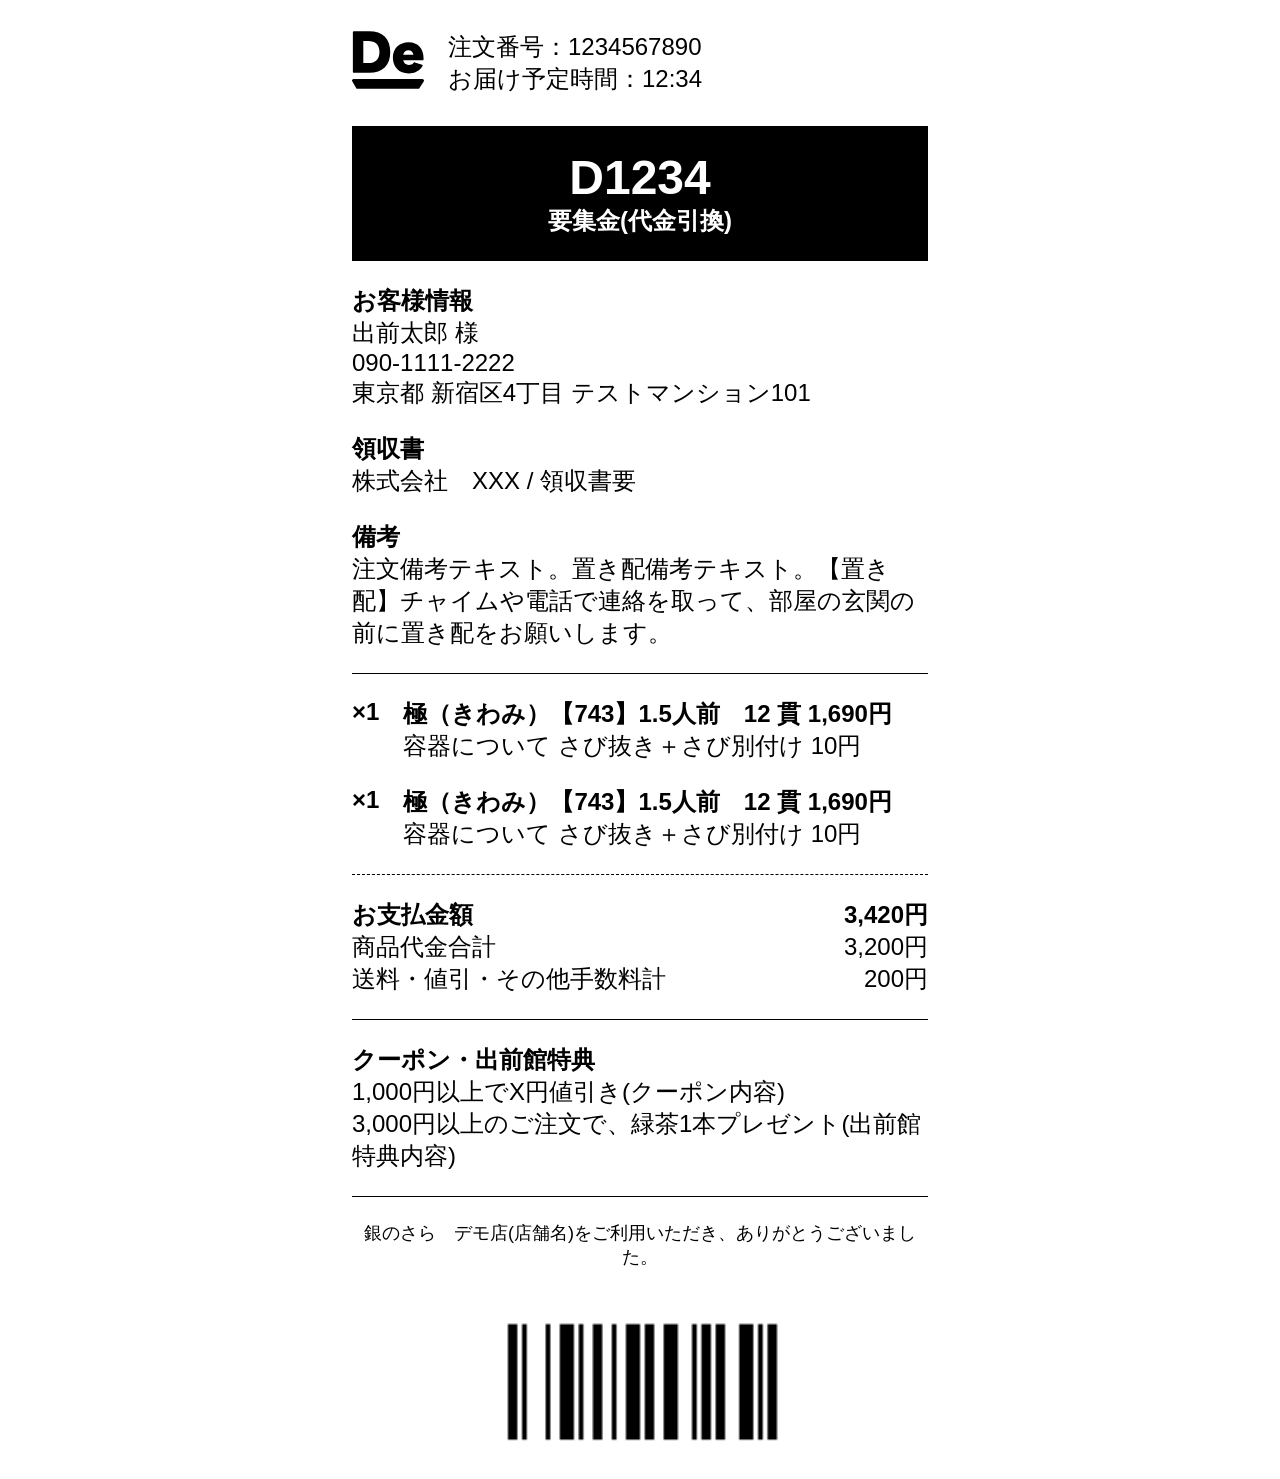
<file: start_html_test_003.html>
<!DOCTYPE html>
<html>
  <head>
    <style>
      html, body, div, span, applet, object, iframe, h1, h2, h3, h4, h5, h6, p, blockquote, pre, a, abbr, acronym, address, big, cite, code, del, dfn, em, img, ins, kbd, q, s, samp, small, strike, strong, sub, sup, tt, var, b, u, i, center, dl, dt, dd, ol, ul, li, fieldset, form, label, legend, table, caption, tbody, tfoot, thead, tr, th, td, article, aside, canvas, details, embed, figure, figcaption, footer, header, hgroup, menu, nav, output, ruby, section, summary, time, mark, audio, video { margin: 0; padding: 0; border: 0; font-size: 100%; font: inherit; vertical-align: baseline; box-sizing: border-box; }
      header, section {width: 100%; margin: 1rem 0;}
      :root { font-size: 24px; }
      body { font-family: "SF Pro JP","SF Pro Text","SF Pro Icons","Hiragino Kaku Gothic Pro","ヒラギノ角ゴ Pro W3","メイリオ","Meiryo","ＭＳ Ｐゴシック","Helvetica Neue","Helvetica","Arial",sans-serif; margin: 1rem; }
      h1 { font-weight: bold; }

      .wide { width: 576px; margin: 0 auto; }
      .normal { width: 384px; margin: 0 auto; font-size: .9rem;}

      .header { display: flex; align-items: center; }
      .header h1 svg { width: 3rem; height: 3rem; margin-right: 1rem; }

      .orderNumber { background: #000; color: #fff; padding: 1rem; text-align: center; margin: 1rem 0; font-weight: bold; }
      .orderNumber h1 {font-size: 2rem;}

      .orderList { border-top: 1px solid; border-bottom: 1px dashed; }
      .orderList div { display: flex; margin: 1rem 0;}
      .orderList div>h1 { margin-right: 1rem; }
      .orderListPrice { border-bottom: 1px solid; padding-bottom: 1rem; }
      .orderListPrice div {  display: flex; }
      .orderListPrice div:first-child { font-weight: bold; }
      .orderListPrice div p { flex-grow: 1; }
      .orderListPrice div p:last-child {text-align: right;}

      .thanks { font-size: .75rem; text-align: center; border-top: 1px solid; padding: 1rem 0; }

      .barcode { text-align: center; }
      .barcode img { margin: 0 auto; width: 50%; height: auto; }

    </style>

  </head>
  <body class="wide">
    <header class="header">
      <h1>
        <svg width="44" height="44" viewBox="0 0 44 44" fill="none" xmlns="http://www.w3.org/2000/svg">
          <path d="M1.09064 29.8411H10.4796C18.6907 29.8411 23.3679 25.3005 23.3679 17.1205C23.3679 8.87125 18.6907 4.39999 10.4796 4.39999H1.09064C0.744185 4.39999 0.53631 4.60796 0.53631 4.95457V29.2865C0.53631 29.6331 0.744185 29.8411 1.09064 29.8411ZM9.85602 10.3617C14.36 10.3617 16.7852 12.58 16.7852 17.1205C16.7852 21.6611 14.36 23.8794 9.85602 23.8794H6.91113V10.3617H9.85602Z" fill="#000"/>
          <path d="M34.6066 30.1877C38.1059 30.1877 41.4319 28.8359 43.1295 25.6818C43.3027 25.3352 43.1641 25.0926 42.8523 24.9539L38.4177 23.4635C38.1405 23.3942 37.898 23.4635 37.6901 23.7061C37.0318 24.6073 35.9925 25.0232 34.6413 25.0232C32.909 25.0232 31.731 24.0181 31.2806 22.2157H43.1295C43.476 22.2157 43.6838 22.0424 43.7185 21.6958C44.0649 15.4222 40.7389 11.0895 34.6066 11.0895C28.7515 11.0895 24.9751 15.0062 24.9751 20.6213C24.9751 26.271 28.7515 30.1877 34.6066 30.1877ZM34.5373 15.9767C36.1657 15.9767 37.2397 16.9819 37.5862 18.8189H31.2806C31.6617 16.9472 32.8051 15.9767 34.5373 15.9767Z" fill="#000"/>
          <path d="M0.13898 35.061C-0.253442 34.3879 0.231806 33.5427 1.01062 33.5427H42.9893C43.7863 33.5427 44.2688 34.4238 43.8396 35.0958L40.9632 39.6H2.78559L0.13898 35.061Z" fill="#000"/>
        </svg>
      </h1>
      <h4><p>注文番号：1234567890</p><p>お届け予定時間：12:34</p></h4>
    </header>

    <section class="orderNumber">
      <h1>D1234</h1>
      <h2>要集金(代金引換)</h2>
    </section>

    <section class="customer">
      <h1>お客様情報</h1>
      <p>出前太郎 様</p>
      <p>090-1111-2222</p>
      <p>東京都 新宿区4丁目 テストマンション101</p>
    </section>

    <section class="receipt">
      <h1>領収書</h1>
      <p>株式会社　XXX / 領収書要</p>
    </section>

    <section class="note">
      <h1>備考</h1>
      <p>注文備考テキスト。置き配備考テキスト。【置き配】チャイムや電話で連絡を取って、部屋の玄関の前に置き配をお願いします。</p>
    </section>

    <section class="orderList">
      <div>
        <h1>×1</h1>
        <dl>
          <dt><h1>極（きわみ）【743】1.5人前　12 貫 1,690円</h1></dt>
          <dd>容器について さび抜き＋さび別付け 10円</dd>
      </div>
      <div>
        <h1>×1</h1>
        <dl>
          <dt><h1>極（きわみ）【743】1.5人前　12 貫 1,690円</h1></dt>
          <dd>容器について さび抜き＋さび別付け 10円</dd>
      </div>
    </section>

    <section class="orderListPrice">
      <div>
        <p>お支払金額</p>
        <p>3,420円</p>
      </div>
      <div>
        <p>商品代金合計</p>
        <p>3,200円</p>
      </div>
      <div>
        <p>送料・値引・その他手数料計</p>
        <p>200円</p>
      </div>
    </section>

    <section class="coupon">
      <h1>クーポン・出前館特典</h1>
      <p>1,000円以上でX円値引き(クーポン内容)</p>
      <p>3,000円以上のご注文で、緑茶1本プレゼント(出前館特典内容)</p>
    </section>

    <section class="thanks">
      銀のさら　デモ店(店舗名)をご利用いただき、ありがとうございました。
    </section>

    <section class="barcode">
      <img src="data:image/png;base64, [base64]/8QSen/iU+yE/+6J/5Evw9UU/z/OZv54Fj37jW49f+jt8GvnIx5svx96r/5a/9dqv7j0a9Ut5qcevrn/yfdHjS+2BoQdWyks9Po03X47ulc2r9fmH+6L3Rf//+/bN+PZNkU2+9filu3wa+cjHmy/H3qv/lr/12q/uPRr1S3mpx6+uf/Jd9C56F20ZpQWVenwab74c3SubV+vzD3fRu+hdtGWUcynzrMej8ebL0b2yebU+/3AXvYveRVtGOZcyz3o8Gm++HN0rm1fr8w930bvoXbRllHMp86zHo/Hmy9G9snm1Pv9wF72L3kVbRjmXMs96PBpvvhzdK5tX6/MPd9G76F20ZZRzKfOsx6Px5svRvbJ5tT7/cBe9i95FW0Y5lzLPejwab74c3SubV+vzD3fRu+hdtGWUcynzrMej8ebL0b2yebU+/3AXvYveRVtGOZcyz3o8Gm++HN0rm1fr8w930bvoXbRllHMp86zHo/Hmy9G9snm1Pv9wF/0ji/4DAAD//9F1rSQAAAHBSURBVO3VS2okQRAE0br/pSVy8VBgdJH7VgiEpX9yoKvaNc/Ph5/neX7mrwqPfuNbj1/6d/g08pGPN1+OvVf/LX/rtV/dezTql/JSj19d/+SP0qQiyqr55VuPX7rPp5GPfLz5cuy9+m/5W6/96t6jUb+Ul3r86von3xc9/np5YOiBlfJSj0/jzZeje2Xzan3+4b7ofdF//0/7Znz6psgm33r80l0+jXzk482XY+/Vf8vfeu1X9x6N+qW81ONX1z/5LnoXvYu2jNKCSj0+jTdfju6Vzav1+Ye76F30LtoyyrmUedbj0Xjz5ehe2bxan3+4i95F76Ito5xLmWc9Ho03X47ulc2r9fmHu+hd9C7aMsq5lHnW49F48+XoXtm8Wp9/uIveRe+iLaOcS5lnPR6NN1+O7pXNq/X5h7voXfQu2jLKuZR51uPRePPl6F7ZvFqff7iL3kXvoi2jnEuZZz0ejTdfju6Vzav1+Ye76F30LtoyyrmUedbj0Xjz5ehe2bxan3+4i95F76Ito5xLmWc9Ho03X47ulc2r9fmHu+j/vOj5TdjzdzyBj4v+jo+2n2I+gX3R82l88Xlf9Be/3PnRfgGeoAftP6K26wAAAABJRU5ErkJggg==" />
    </section>


  </body>
</html>
</file>
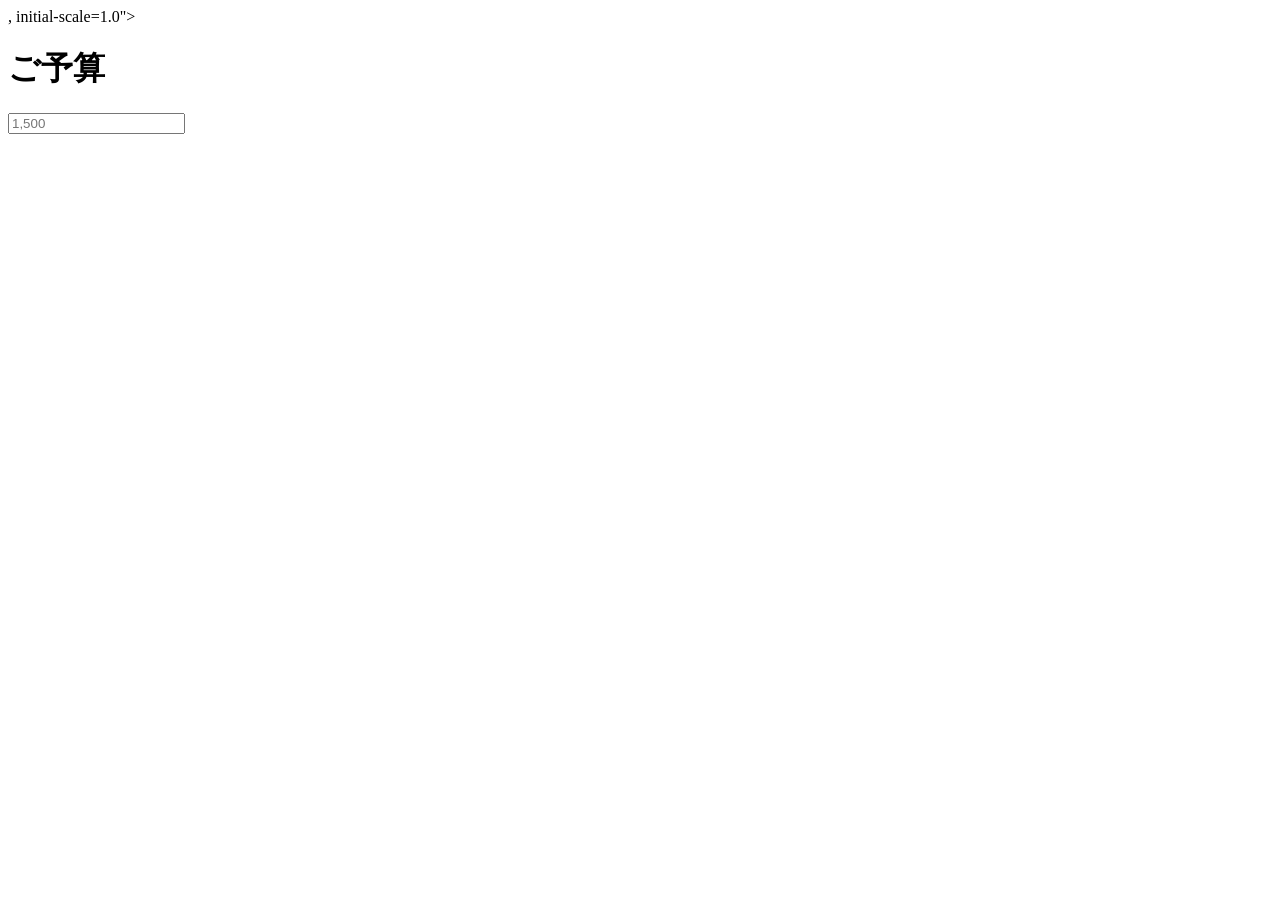
<file: test.html>
<!DOCTYPE html>
<html lang="en">
<head>
    <meta charset="UTF-8">
    <meta name="viewport" content="width=<h1>ご予算 </h1>
<input type="text" maxlength="10" onkeyup="inputNumberFormat(this);" placeholder="1,500" />, initial-scale=1.0">
    <title>Document</title>
</head>
<body>
    <h1>ご予算 </h1>
    <input type="number" pattern="[0-9]*" inputmode="numeric" maxlength="10" onkeyup="inputNumberFormat(this);" placeholder="1,500" /> 
    <script>
        function comma(str) {
                str = String(str);
                return str.replace(/(\d)(?=(?:\d{3})+(?!\d))/g, '$1,');
            }

            function uncomma(str) {
                str = String(str);
                return str.replace(/[^\d]+/g, '');
            } 
            
            function inputNumberFormat(obj) {
                obj.value = comma(uncomma(obj.value));
            }
            
            function inputOnlyNumberFormat(obj) {
                obj.value = onlynumber(uncomma(obj.value));
            }
            
            function onlynumber(str) {
                str = String(str);
                return str.replace(/(\d)(?=(?:\d{3})+(?!\d))/g,'$1');
            }
        var money = $('#money').text();
        var money2 = money.toString().replace(/\B(?=(\d{3})+(?!\d))/g, ",");
        $('#money').text(money2);
    </script>
</body>
</html>
</file>
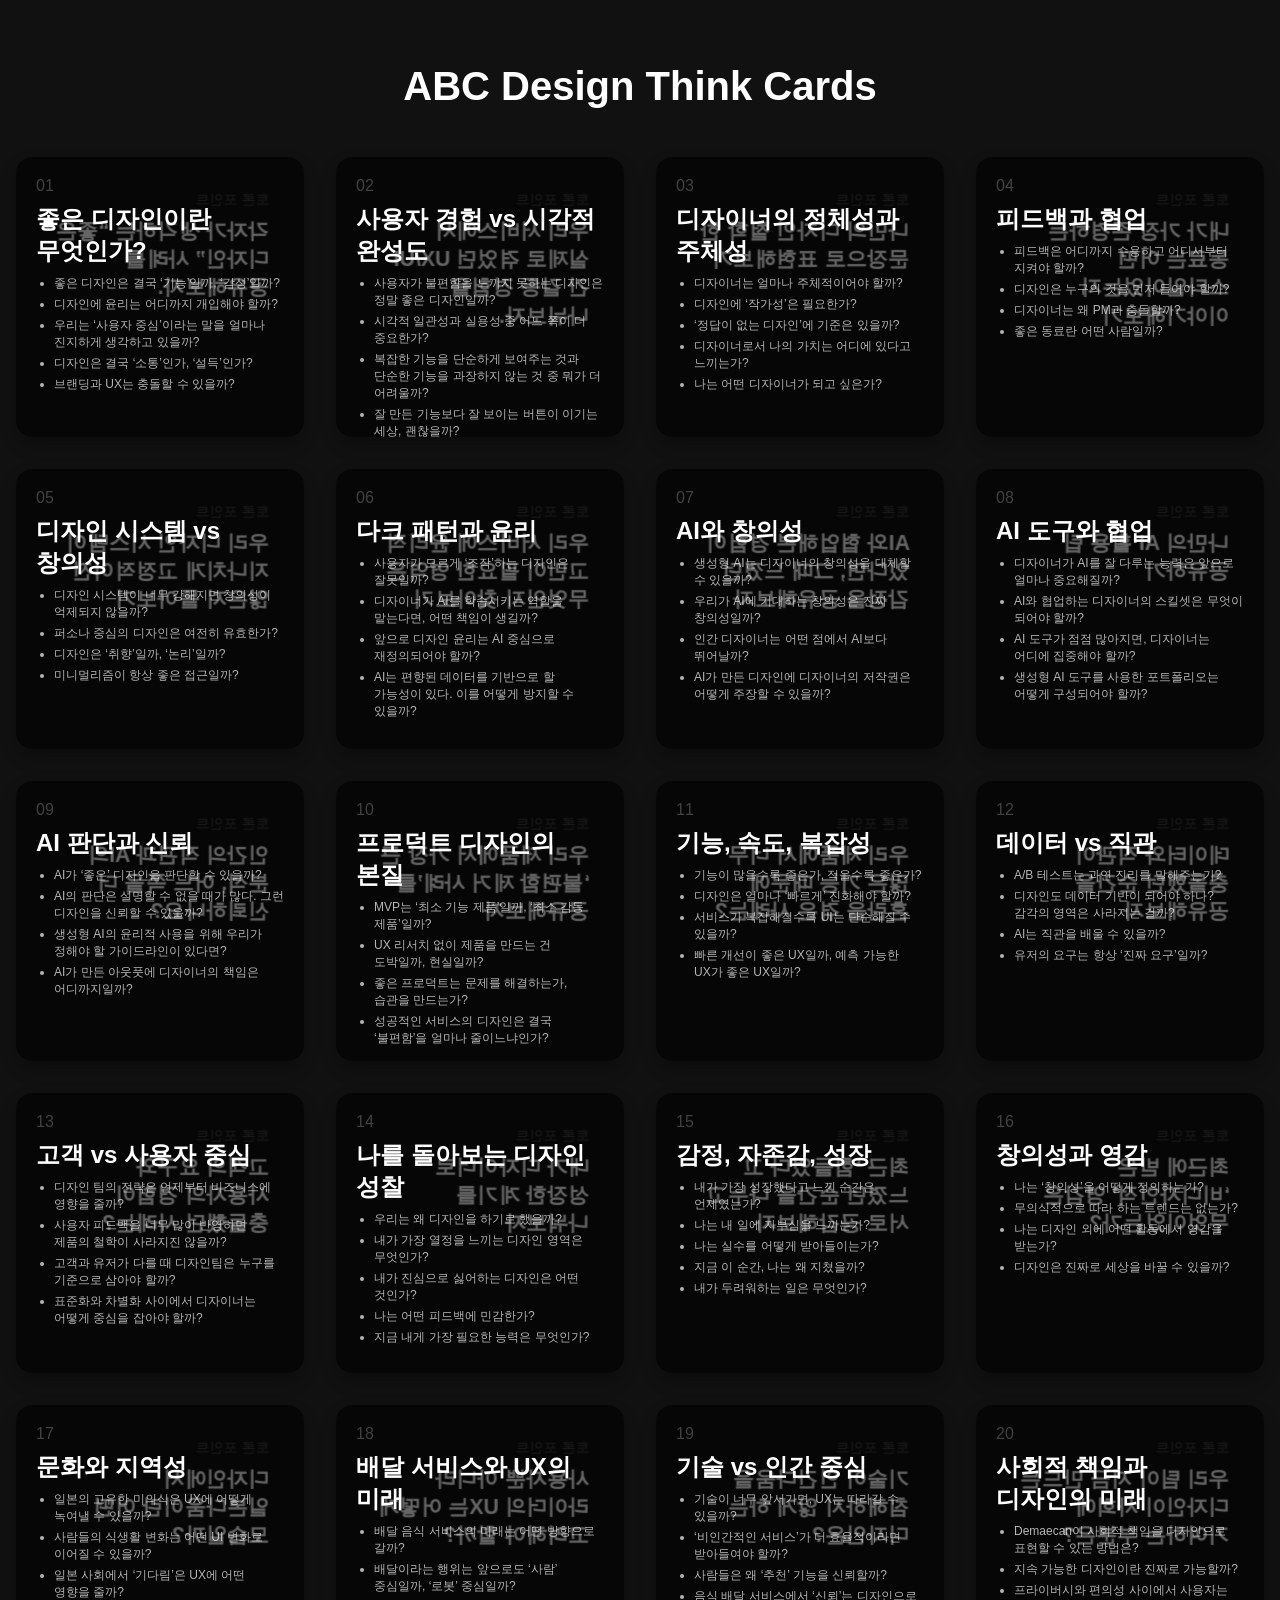
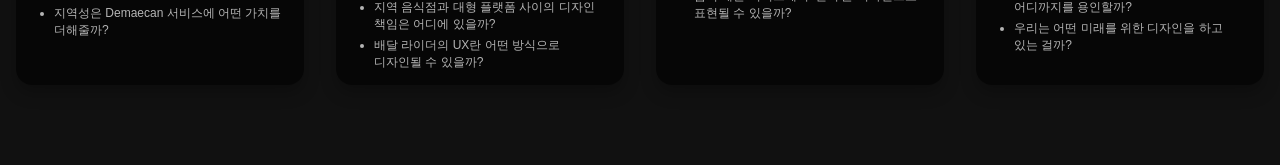
<file: thinkcards.html>
<!DOCTYPE html>
<html lang="ko">
<head>
    <meta charset="UTF-8">
    <title>ABC Design<br>Think Cards</title>
    <style>
        *{
            margin: 0;
            padding: 0;
            -webkit-box-sizing: border-box;
            box-sizing: border-box;
        }
        body {
            font-family: "SF Pro Text","SF Pro Icons","Helvetica Neue","Helvetica","Arial",sans-serif; 
            background-color: #111;
            word-break: keep-all;
        }
        h1{
            font-size: 2.5rem;
            font-weight: bold;
            color: #fff;
            text-align: center;
            margin: 2rem 0;
        }

        .wrapper{
            width: 100%;
            margin: 4rem auto;
            max-width: 80rem;
        }

        .cols{
            display: -webkit-box;
            display: -ms-flexbox;
            display: flex;
            -ms-flex-wrap: wrap;
                flex-wrap: wrap;
            -webkit-box-pack: center;
                -ms-flex-pack: center;
                    justify-content: center;
        }

        .col{
            width: calc(25% - 2rem);
            margin: 1rem;
            cursor: pointer;
        }

        .container{
            -webkit-transform-style: preserve-3d;
                    transform-style: preserve-3d;
                -webkit-perspective: 1000px;
                        perspective: 1000px;
        }

        .front,
        .back{
            background-size: cover;
            box-shadow: 0 8px 16px 0 rgba(0, 0, 0, 0.25);
            border-radius: 1rem;
                background-position: center;
                -webkit-transition: -webkit-transform .7s cubic-bezier(0.4, 0.2, 0.2, 1);
                transition: -webkit-transform .7s cubic-bezier(0.4, 0.2, 0.2, 1);
                -o-transition: transform .7s cubic-bezier(0.4, 0.2, 0.2, 1);
                transition: transform .7s cubic-bezier(0.4, 0.2, 0.2, 1);
                transition: transform .7s cubic-bezier(0.4, 0.2, 0.2, 1), -webkit-transform .7s cubic-bezier(0.4, 0.2, 0.2, 1);
                -webkit-backface-visibility: hidden;
                        backface-visibility: hidden;
                min-height: 280px;
                height: auto;
                border-radius: 1rem;
                color: #fff;
                font-size: 1.5rem;
        }

        .back{
            background: #000000;
            background: -webkit-linear-gradient(45deg,   #191919 0%,#2d2d2e 100%);
            background: -o-linear-gradient(45deg,   #191919 0%,#2d2d2e 100%);
            background: linear-gradient(45deg,  #191919 0%,#2d2d2e 100%);
        }

        .front:after{
            position: absolute;
            top: 0;
            left: 0;
            z-index: 1;
            width: 100%;
            height: 100%;
            content: '';
            display: block;
            opacity: .6;
            background-color: #000;
            -webkit-backface-visibility: hidden;
                    backface-visibility: hidden;
            border-radius: 1rem;
        }
        .container:hover .front,
        .container:hover .back{
            -webkit-transition: -webkit-transform .7s cubic-bezier(0.4, 0.2, 0.2, 1);
            transition: -webkit-transform .7s cubic-bezier(0.4, 0.2, 0.2, 1);
            -o-transition: transform .7s cubic-bezier(0.4, 0.2, 0.2, 1);
            transition: transform .7s cubic-bezier(0.4, 0.2, 0.2, 1);
            transition: transform .7s cubic-bezier(0.4, 0.2, 0.2, 1), -webkit-transform .7s cubic-bezier(0.4, 0.2, 0.2, 1);
        }

        .back{
            position: absolute;
            top: 0;
            left: 0;
            width: 100%;
        }

        .inner{
            -webkit-transform: translateY(-50%) translateZ(60px) scale(0.94);
                    transform: translateY(-50%) translateZ(60px) scale(0.94);
            top: 50%;
            position: absolute;
            left: 0;
            width: 100%;
            height: 100%;
            padding: 1.25rem;
            -webkit-box-sizing: border-box;
                    box-sizing: border-box;
            outline: 1px solid transparent;
            -webkit-perspective: inherit;
                    perspective: inherit;
            z-index: 2;
        }

        .back .inner p{
            font-size: 1rem;
            position: relative;
            color: #ffffff3d;
            margin: 0 0 0.5rem 0;
        }


        .back .inner span{
            color: #fff;
            font-weight: bold;
        }

        .container .back{
            -webkit-transform: rotateY(180deg);
                    transform: rotateY(180deg);
            -webkit-transform-style: preserve-3d;
                    transform-style: preserve-3d;
        }

        .container .front{
            -webkit-transform: rotateY(0deg);
                    transform: rotateY(0deg);
            -webkit-transform-style: preserve-3d;
                    transform-style: preserve-3d;
        }

        .container:hover .back{
        -webkit-transform: rotateY(0deg);
                transform: rotateY(0deg);
        -webkit-transform-style: preserve-3d;
                transform-style: preserve-3d;
        }

        .container:hover .front{
        -webkit-transform: rotateY(-180deg);
                transform: rotateY(-180deg);
        -webkit-transform-style: preserve-3d;
                transform-style: preserve-3d;
        }

        .front .inner p{
            font-size: 1rem;
            position: relative;
            color: #ffffff3d;
            margin: 0 0 0.5rem 0;
        }


        .front .inner span{
            color: #fff;
            font-weight: bold;
        }

        .front .inner ul {
            font-size: 0.75rem;
            padding-inline-start: 1.5em;
            margin: 0.5rem 0;;
            color:#ffffffb3;
        }

        .front .inner li {
            margin: 0 0 0.25rem 0;;
        }


        @media screen and (max-width: 64rem){
        .col{
            width: calc(33.333333% - 2rem);
        }
        }

        @media screen and (max-width: 48rem){
        .col{
            width: calc(50% - 2rem);
        }
        }

        @media screen and (max-width: 32rem){
        .col{
            width: 100%;
            margin: 0 0 2rem 0;
        }
        }
    </style>
</head>
<body>
    <div class="wrapper">
        <h1>ABC Design Think Cards</h1>
        <div class="cols">
                  <div class="col" ontouchstart="this.classList.toggle('hover');">
                      <div class="container">
                          <div class="front" style="background-image: url(https://images.unsplash.com/photo-1713341516616-12ab673d4ea5?q=80&w=3028&auto=format&fit=crop&ixlib=rb-4.1.0&ixid=M3wxMjA3fDB8MHxwaG90by1wYWdlfHx8fGVufDB8fHx8fA%3D%3D)">
                              <div class="inner">
                                  <p>01</p>
                                    <span>좋은 디자인이란 무엇인가?</span>
                                    <ul>
                                        <li>좋은 디자인은 결국 ‘기능’일까, ‘감성’일까?</li>
                                        <li>디자인에 윤리는 어디까지 개입해야 할까?</li>
                                        <li>우리는 ‘사용자 중심’이라는 말을 얼마나 진지하게 생각하고 있을까?</li>
                                        <li>디자인은 결국 ‘소통’인가, ‘설득’인가?</li>
                                        <li>브랜딩과 UX는 충돌할 수 있을까?</li>
                                    </ul>
                              </div>
                          </div>
                          <div class="back">
                              <div class="inner">
                                <p>토론 포인트</p>
                                <span>각자가 생각하는 “좋은 디자인” 사례를 공유해보자.</span>
                              </div>
                          </div>
                      </div>
                  </div>
                  <div class="col" ontouchstart="this.classList.toggle('hover');">
                    <div class="container">
                        <div class="front" style="background-image: url(https://images.unsplash.com/photo-1651352076676-58a34812f3d2?q=80&w=2940&auto=format&fit=crop&ixlib=rb-4.1.0&ixid=M3wxMjA3fDB8MHxwaG90by1wYWdlfHx8fGVufDB8fHx8fA%3D%3D)">
                            <div class="inner">
                                <p>02</p>
                                  <span>사용자 경험 vs 시각적 완성도</span>
                                  <ul>
                                      <li>사용자가 불편함을 느끼지 못하는 디자인은 정말 좋은 디자인일까?</li>
                                      <li>시각적 일관성과 실용성 중 어느 쪽이 더 중요한가?</li>
                                      <li>복잡한 기능을 단순하게 보여주는 것과 단순한 기능을 과장하지 않는 것 중 뭐가 더 어려울까?</li>
                                      <li>잘 만든 기능보다 잘 보이는 버튼이 이기는 세상, 괜찮을까?</li>
                                  </ul>
                            </div>
                        </div>
                        <div class="back">
                            <div class="inner">
                              <p>토론 포인트</p>
                              <span>우리 서비스에서 실제로 겪었던 UX/UI 간 갈등 경험을 나눠보자.</span>
                            </div>
                        </div>
                    </div>
                  </div>
                  <div class="col" ontouchstart="this.classList.toggle('hover');">
                    <div class="container">
                        <div class="front" style="background-image: url(https://images.unsplash.com/photo-1672009190560-12e7bade8d09?q=80&w=2940&auto=format&fit=crop&ixlib=rb-4.1.0&ixid=M3wxMjA3fDB8MHxwaG90by1wYWdlfHx8fGVufDB8fHx8fA%3D%3D)">
                            <div class="inner">
                                <p>03</p>
                                  <span>디자이너의 정체성과 주체성</span>
                                  <ul>
                                      <li>디자이너는 얼마나 주체적이어야 할까?</li>
                                      <li>디자인에 ‘작가성’은 필요한가?</li>
                                      <li>‘정답이 없는 디자인’에 기준은 있을까?</li>
                                      <li>디자이너로서 나의 가치는 어디에 있다고 느끼는가?</li>
                                      <li>나는 어떤 디자이너가 되고 싶은가?</li>
                                  </ul>
                            </div>
                        </div>
                        <div class="back">
                            <div class="inner">
                              <p>토론 포인트</p>
                              <span>나만의 디자인 철학 한 문장으로 표현해보기</span>
                            </div>
                        </div>
                    </div>
                </div>
                <div class="col" ontouchstart="this.classList.toggle('hover');">
                    <div class="container">
                        <div class="front" style="background-image: url(https://images.unsplash.com/photo-1667287660813-668f9f7700b9?q=80&w=2832&auto=format&fit=crop&ixlib=rb-4.1.0&ixid=M3wxMjA3fDB8MHxwaG90by1wYWdlfHx8fGVufDB8fHx8fA%3D%3D)">
                            <div class="inner">
                                <p>04</p>
                                  <span>피드백과 협업</span>
                                  <ul>
                                      <li>피드백은 어디까지 수용하고 어디서부터 지켜야 할까?</li>
                                      <li>디자인은 누구의 것을 먼저 들어야 할까?</li>
                                      <li>디자이너는 왜 PM과 충돌할까?</li>
                                      <li>좋은 동료란 어떤 사람일까?</li>
                                  </ul>
                            </div>
                        </div>
                        <div class="back">
                            <div class="inner">
                              <p>토론 포인트</p>
                              <span>내가 가장 존경하는 동료는 어떤 스타일이었는지 이야기해보기</span>
                            </div>
                        </div>
                    </div>
                </div>
                <div class="col" ontouchstart="this.classList.toggle('hover');">
                    <div class="container">
                        <div class="front" style="background-image: url(https://images.unsplash.com/photo-1659540023819-ffcf9389bc48?q=80&w=3132&auto=format&fit=crop&ixlib=rb-4.1.0&ixid=M3wxMjA3fDB8MHxwaG90by1wYWdlfHx8fGVufDB8fHx8fA%3D%3D)">
                            <div class="inner">
                                <p>05</p>
                                  <span>디자인 시스템 vs 창의성</span>
                                  <ul>
                                      <li>디자인 시스템이 너무 강해지면 창의성이 억제되지 않을까?</li>
                                      <li>퍼소나 중심의 디자인은 여전히 유효한가?</li>
                                      <li>디자인은 ‘취향’일까, ‘논리’일까?</li>
                                      <li>미니멀리즘이 항상 좋은 접근일까?</li>
                                  </ul>
                            </div>
                        </div>
                        <div class="back">
                            <div class="inner">
                              <p>토론 포인트</p>
                              <span>우리 디자인 시스템이 지나치게 고정적이진 않은지 돌아보기</span>
                            </div>
                        </div>
                    </div>
                </div>
                <div class="col" ontouchstart="this.classList.toggle('hover');">
                    <div class="container">
                        <div class="front" style="background-image: url(https://images.unsplash.com/photo-1695569292033-95db9ad99cf8?q=80&w=2832&auto=format&fit=crop&ixlib=rb-4.1.0&ixid=M3wxMjA3fDB8MHxwaG90by1wYWdlfHx8fGVufDB8fHx8fA%3D%3D)">
                            <div class="inner">
                                <p>06</p>
                                  <span>다크 패턴과 윤리</span>
                                  <ul>
                                      <li>사용자가 모르게 ‘조작’하는 디자인은 잘못일까?</li>
                                      <li>디자이너가 AI를 학습시키는 역할을 맡는다면, 어떤 책임이 생길까?</li>
                                      <li>앞으로 디자인 윤리는 AI 중심으로 재정의되어야 할까?</li>
                                      <li>AI는 편향된 데이터를 기반으로 할 가능성이 있다. 이를 어떻게 방지할 수 있을까?</li>
                                  </ul>
                            </div>
                        </div>
                        <div class="back">
                            <div class="inner">
                              <p>토론 포인트</p>
                              <span>우리 서비스에 윤리적 고민이 필요한 영역은 무엇인지 찾아보기</span>
                            </div>
                        </div>
                    </div>
                </div>
                <div class="col" ontouchstart="this.classList.toggle('hover');">
                    <div class="container">
                        <div class="front" style="background-image: url(https://images.unsplash.com/photo-1658965766600-baad7be330f0?q=80&w=3028&auto=format&fit=crop&ixlib=rb-4.1.0&ixid=M3wxMjA3fDB8MHxwaG90by1wYWdlfHx8fGVufDB8fHx8fA%3D%3D)">
                            <div class="inner">
                                <p>07</p>
                                  <span>AI와 창의성</span>
                                  <ul>
                                      <li>생성형 AI는 디자이너의 창의성을 대체할 수 있을까?</li>
                                      <li>우리가 AI에 기대하는 창의성은 진짜 창의성일까?</li>
                                      <li>인간 디자이너는 어떤 점에서 AI보다 뛰어날까?</li>
                                      <li>AI가 만든 디자인에 디자이너의 저작권은 어떻게 주장할 수 있을까?</li>
                                  </ul>
                            </div>
                        </div>
                        <div class="back">
                            <div class="inner">
                              <p>토론 포인트</p>
                              <span>AI와 협업해본 경험이 있다면, 그때 느꼈던 감정을 공유해보자</span>
                            </div>
                        </div>
                    </div>
                </div>
                <div class="col" ontouchstart="this.classList.toggle('hover');">
                    <div class="container">
                        <div class="front" style="background-image: url(https://images.unsplash.com/photo-1741888181508-851b1283ed8e?q=80&w=2874&auto=format&fit=crop&ixlib=rb-4.1.0&ixid=M3wxMjA3fDB8MHxwaG90by1wYWdlfHx8fGVufDB8fHx8fA%3D%3D)">
                            <div class="inner">
                                <p>08</p>
                                  <span>AI 도구와 협업</span>
                                  <ul>
                                      <li>디자이너가 AI를 잘 다루는 능력은 앞으로 얼마나 중요해질까?</li>
                                      <li>AI와 협업하는 디자이너의 스킬셋은 무엇이 되어야 할까?</li>
                                      <li>AI 도구가 점점 많아지면, 디자이너는 어디에 집중해야 할까?</li>
                                      <li>생성형 AI 도구를 사용한 포트폴리오는 어떻게 구성되어야 할까?</li>
                                  </ul>
                            </div>
                        </div>
                        <div class="back">
                            <div class="inner">
                              <p>토론 포인트</p>
                              <span>나만의 AI 활용 팁 공유하기</span>
                            </div>
                        </div>
                    </div>
                </div>
                <div class="col" ontouchstart="this.classList.toggle('hover');">
                    <div class="container">
                        <div class="front" style="background-image: url(https://images.unsplash.com/photo-1735822081075-2afd7a7e7ba1?q=80&w=2940&auto=format&fit=crop&ixlib=rb-4.1.0&ixid=M3wxMjA3fDB8MHxwaG90by1wYWdlfHx8fGVufDB8fHx8fA%3D%3D)">
                            <div class="inner">
                                <p>09</p>
                                  <span>AI 판단과 신뢰</span>
                                  <ul>
                                      <li>AI가 ‘좋은’ 디자인을 판단할 수 있을까?</li>
                                      <li>AI의 판단은 설명할 수 없을 때가 많다. 그런 디자인을 신뢰할 수 있을까?</li>
                                      <li>생성형 AI의 윤리적 사용을 위해 우리가 정해야 할 가이드라인이 있다면?</li>
                                      <li>AI가 만든 아웃풋에 디자이너의 책임은 어디까지일까?</li>
                                  </ul>
                            </div>
                        </div>
                        <div class="back">
                            <div class="inner">
                              <p>토론 포인트</p>
                              <span>인간의 직관과 AI의 분석, 어느 쪽을 더 신뢰하나요?</span>
                            </div>
                        </div>
                    </div>
                </div>
                <div class="col" ontouchstart="this.classList.toggle('hover');">
                    <div class="container">
                        <div class="front" style="background-image: url(https://images.unsplash.com/photo-1700587085877-733fe66eef0e?q=80&w=2080&auto=format&fit=crop&ixlib=rb-4.1.0&ixid=M3wxMjA3fDB8MHxwaG90by1wYWdlfHx8fGVufDB8fHx8fA%3D%3D)">
                            <div class="inner">
                                <p>10</p>
                                  <span>프로덕트 디자인의 본질</span>
                                  <ul>
                                      <li>MVP는 ‘최소 기능 제품’일까, ‘최소 감동 제품’일까?</li>
                                      <li>UX 리서치 없이 제품을 만드는 건 도박일까, 현실일까?</li>
                                      <li>좋은 프로덕트는 문제를 해결하는가, 습관을 만드는가?</li>
                                      <li>성공적인 서비스의 디자인은 결국 ‘불편함’을 얼마나 줄이느냐인가?</li>
                                  </ul>
                            </div>
                        </div>
                        <div class="back">
                            <div class="inner">
                              <p>토론 포인트</p>
                              <span>우리 제품에서 가장 큰 ‘불편함 제거 사례’를 공유해보자</span>
                            </div>
                        </div>
                    </div>
                </div>
                <div class="col" ontouchstart="this.classList.toggle('hover');">
                    <div class="container">
                        <div class="front" style="background-image: url(https://images.unsplash.com/photo-1698248152617-55c4b9422b71?q=80&w=1287&auto=format&fit=crop&ixlib=rb-4.1.0&ixid=M3wxMjA3fDB8MHxwaG90by1wYWdlfHx8fGVufDB8fHx8fA%3D%3D)">
                            <div class="inner">
                                <p>11</p>
                                  <span>기능, 속도, 복잡성</span>
                                  <ul>
                                      <li>기능이 많을수록 좋은가, 적을수록 좋은가?</li>
                                      <li>디자인은 얼마나 ‘빠르게’ 진화해야 할까?</li>
                                      <li>서비스가 복잡해질수록 UI는 단순해질 수 있을까?</li>
                                      <li>빠른 개선이 좋은 UX일까, 예측 가능한 UX가 좋은 UX일까?</li>
                                  </ul>
                            </div>
                        </div>
                        <div class="back">
                            <div class="inner">
                              <p>토론 포인트</p>
                              <span>우리 제품에서 너무 많은 기능 때문에 혼란을 겪은 사례는?</span>
                            </div>
                        </div>
                    </div>
                </div>
                <div class="col" ontouchstart="this.classList.toggle('hover');">
                    <div class="container">
                        <div class="front" style="background-image: url(https://images.unsplash.com/photo-1696053537774-159017f91349?q=80&w=2940&auto=format&fit=crop&ixlib=rb-4.1.0&ixid=M3wxMjA3fDB8MHxwaG90by1wYWdlfHx8fGVufDB8fHx8fA%3D%3D)">
                            <div class="inner">
                                <p>12</p>
                                  <span>데이터 vs 직관</span>
                                  <ul>
                                      <li>A/B 테스트는 과연 진리를 말해주는가?</li>
                                      <li>디자인도 데이터 기반이 되어야 하나? 감각의 영역은 사라지는 걸까?</li>
                                      <li>AI는 직관을 배울 수 있을까?</li>
                                      <li>유저의 요구는 항상 ‘진짜 요구’일까?</li>
                                  </ul>
                            </div>
                        </div>
                        <div class="back">
                            <div class="inner">
                              <p>토론 포인트</p>
                              <span>데이터와 직관이 충돌했던 순간을 공유해보자</span>
                            </div>
                        </div>
                    </div>
                </div>
                <div class="col" ontouchstart="this.classList.toggle('hover');">
                    <div class="container">
                        <div class="front" style="background-image: url(https://images.unsplash.com/photo-1678971916523-0fe8cd6fc252?q=80&w=2832&auto=format&fit=crop&ixlib=rb-4.1.0&ixid=M3wxMjA3fDB8MHxwaG90by1wYWdlfHx8fGVufDB8fHx8fA%3D%3D)">
                            <div class="inner">
                                <p>13</p>
                                  <span>고객 vs 사용자 중심</span>
                                  <ul>
                                      <li>디자인 팀의 전략은 언제부터 비즈니스에 영향을 줄까?</li>
                                      <li>사용자 피드백을 너무 많이 반영하면 제품의 철학이 사라지진 않을까?</li>
                                      <li>고객과 유저가 다를 때 디자인팀은 누구를 기준으로 삼아야 할까?</li>
                                      <li>표준화와 차별화 사이에서 디자이너는 어떻게 중심을 잡아야 할까?</li>
                                  </ul>
                            </div>
                        </div>
                        <div class="back">
                            <div class="inner">
                              <p>토론 포인트</p>
                              <span>고객의 요구와 사용자의 경험이 충돌했던 사례는?</span>
                            </div>
                        </div>
                    </div>
                </div>
                <div class="col" ontouchstart="this.classList.toggle('hover');">
                    <div class="container">
                        <div class="front" style="background-image: url(https://images.unsplash.com/photo-1658579126739-03385cb1749b?q=80&w=1470&auto=format&fit=crop&ixlib=rb-4.1.0&ixid=M3wxMjA3fDB8MHxwaG90by1wYWdlfHx8fGVufDB8fHx8fA%3D%3D)">
                            <div class="inner">
                                <p>14</p>
                                  <span>나를 돌아보는 디자인 성찰</span>
                                  <ul>
                                      <li>우리는 왜 디자인을 하기로 했을까?</li>
                                      <li>내가 가장 열정을 느끼는 디자인 영역은 무엇인가?</li>
                                      <li>내가 진심으로 싫어하는 디자인은 어떤 것인가?</li>
                                      <li>나는 어떤 피드백에 민감한가?</li>
                                      <li>지금 내게 가장 필요한 능력은 무엇인가?</li>
                                  </ul>
                            </div>
                        </div>
                        <div class="back">
                            <div class="inner">
                              <p>토론 포인트</p>
                              <span>내가 디자이너로 성장한 계기를 나눠보자</span>
                            </div>
                        </div>
                    </div>
                </div>
                <div class="col" ontouchstart="this.classList.toggle('hover');">
                    <div class="container">
                        <div class="front" style="background-image: url(https://images.unsplash.com/photo-1741943092501-f892ec133a2c?q=80&w=1528&auto=format&fit=crop&ixlib=rb-4.1.0&ixid=M3wxMjA3fDB8MHxwaG90by1wYWdlfHx8fGVufDB8fHx8fA%3D%3D)">
                            <div class="inner">
                                <p>15</p>
                                  <span>감정, 자존감, 성장</span>
                                  <ul>
                                      <li>내가 가장 성장했다고 느낀 순간은 언제였는가?</li>
                                      <li>나는 내 일에 자부심을 느끼는가?</li>
                                      <li>나는 실수를 어떻게 받아들이는가?</li>
                                      <li>지금 이 순간, 나는 왜 지쳤을까?</li>
                                      <li>내가 두려워하는 일은 무엇인가?</li>
                                  </ul>
                            </div>
                        </div>
                        <div class="back">
                            <div class="inner">
                              <p>토론 포인트</p>
                              <span>최근 ‘힘들었다’고 느꼈던 순간을 나누고 서로 공감해보자</span>
                            </div>
                        </div>
                    </div>
                </div>
                <div class="col" ontouchstart="this.classList.toggle('hover');">
                    <div class="container">
                        <div class="front" style="background-image: url(https://images.unsplash.com/photo-1737365505446-3a7519af3bee?q=80&w=1287&auto=format&fit=crop&ixlib=rb-4.1.0&ixid=M3wxMjA3fDB8MHxwaG90by1wYWdlfHx8fGVufDB8fHx8fA%3D%3D)">
                            <div class="inner">
                                <p>16</p>
                                  <span>창의성과 영감</span>
                                  <ul>
                                      <li>나는 ‘창의성’을 어떻게 정의하는가?</li>
                                      <li>무의식적으로 따라 하는 트렌드는 없는가?</li>
                                      <li>나는 디자인 외에 어떤 활동에서 영감을 받는가?</li>
                                      <li>디자인은 진짜로 세상을 바꿀 수 있을까?</li>
                                  </ul>
                            </div>
                        </div>
                        <div class="back">
                            <div class="inner">
                              <p>토론 포인트</p>
                              <span>최근에 받은 ‘비디자인적’ 영감은 무엇이었는가?</span>
                            </div>
                        </div>
                    </div>
                </div>
                <div class="col" ontouchstart="this.classList.toggle('hover');">
                    <div class="container">
                        <div class="front" style="background-image: url(https://images.unsplash.com/photo-1740568439805-b610a1115fc3?q=80&w=2832&auto=format&fit=crop&ixlib=rb-4.1.0&ixid=M3wxMjA3fDB8MHxwaG90by1wYWdlfHx8fGVufDB8fHx8fA%3D%3D)">
                            <div class="inner">
                                <p>17</p>
                                  <span>문화와 지역성</span>
                                  <ul>
                                      <li>일본의 고유한 미의식은 UX에 어떻게 녹여낼 수 있을까?</li>
                                      <li>사람들의 식생활 변화는 어떤 UI 변화로 이어질 수 있을까?</li>
                                      <li>일본 사회에서 ‘기다림’은 UX에 어떤 영향을 줄까?</li>
                                      <li>지역성은 Demaecan 서비스에 어떤 가치를 더해줄까?</li>
                                  </ul>
                            </div>
                        </div>
                        <div class="back">
                            <div class="inner">
                              <p>토론 포인트</p>
                              <span>디자인에서 일본다움이란 어떤 모습일까?</span>
                            </div>
                        </div>
                    </div>
                </div>
                <div class="col" ontouchstart="this.classList.toggle('hover');">
                    <div class="container">
                        <div class="front" style="background-image: url(https://images.unsplash.com/photo-1700056397353-d64ad7119a07?q=80&w=1227&auto=format&fit=crop&ixlib=rb-4.1.0&ixid=M3wxMjA3fDB8MHxwaG90by1wYWdlfHx8fGVufDB8fHx8fA%3D%3D)">
                            <div class="inner">
                                <p>18</p>
                                  <span>배달 서비스와 UX의 미래</span>
                                  <ul>
                                      <li>배달 음식 서비스의 미래는 어떤 방향으로 갈까?</li>
                                      <li>배달이라는 행위는 앞으로도 ‘사람’ 중심일까, ‘로봇’ 중심일까?</li>
                                      <li>지역 음식점과 대형 플랫폼 사이의 디자인 책임은 어디에 있을까?</li>
                                      <li>배달 라이더의 UX란 어떤 방식으로 디자인될 수 있을까?</li>
                                  </ul>
                            </div>
                        </div>
                        <div class="back">
                            <div class="inner">
                              <p>토론 포인트</p>
                              <span>사용자뿐 아니라 라이더의 UX는 어떻게 고려해야 할까?</span>
                            </div>
                        </div>
                    </div>
                </div>
                <div class="col" ontouchstart="this.classList.toggle('hover');">
                    <div class="container">
                        <div class="front" style="background-image: url(https://images.unsplash.com/photo-1716643406202-f3a5f212f827?q=80&w=1528&auto=format&fit=crop&ixlib=rb-4.1.0&ixid=M3wxMjA3fDB8MHxwaG90by1wYWdlfHx8fGVufDB8fHx8fA%3D%3D)">
                            <div class="inner">
                                <p>19</p>
                                  <span>기술 vs 인간 중심</span>
                                  <ul>
                                      <li>기술이 너무 앞서가면, UX는 따라갈 수 있을까?</li>
                                      <li>‘비인간적인 서비스’가 더 효율적이라면 받아들여야 할까?</li>
                                      <li>사람들은 왜 ‘추천’ 기능을 신뢰할까?</li>
                                      <li>음식 배달 서비스에서 ‘신뢰’는 디자인으로 표현될 수 있을까?</li>
                                  </ul>
                            </div>
                        </div>
                        <div class="back">
                            <div class="inner">
                              <p>토론 포인트</p>
                              <span>기술이 인간다움을 침해하지 않게 하는 디자인은?</span>
                            </div>
                        </div>
                    </div>
                </div>
                <div class="col" ontouchstart="this.classList.toggle('hover');">
                    <div class="container">
                        <div class="front" style="background-image: url(https://images.unsplash.com/photo-1743774106258-3ea79bb02fcf?q=80&w=2592&auto=format&fit=crop&ixlib=rb-4.1.0&ixid=M3wxMjA3fDB8MHxwaG90by1wYWdlfHx8fGVufDB8fHx8fA%3D%3D)">
                            <div class="inner">
                                <p>20</p>
                                  <span>사회적 책임과 디자인의 미래</span>
                                  <ul>
                                      <li>Demaecan이 사회적 책임을 디자인으로 표현할 수 있는 방법은?</li>
                                      <li>지속 가능한 디자인이란 진짜로 가능할까?</li>
                                      <li>프라이버시와 편의성 사이에서 사용자는 어디까지를 용인할까?</li>
                                      <li>우리는 어떤 미래를 위한 디자인을 하고 있는 걸까?</li>
                                  </ul>
                            </div>
                        </div>
                        <div class="back">
                            <div class="inner">
                              <p>토론 포인트</p>
                              <span>우리 팀이 지금 만드는 디자인이 사회에 기여하는 부분은?</span>
                            </div>
                        </div>
                    </div>
                </div>

              </div>
       </div>
    
    <script>
    </script>
</body>
</html>
</file>
